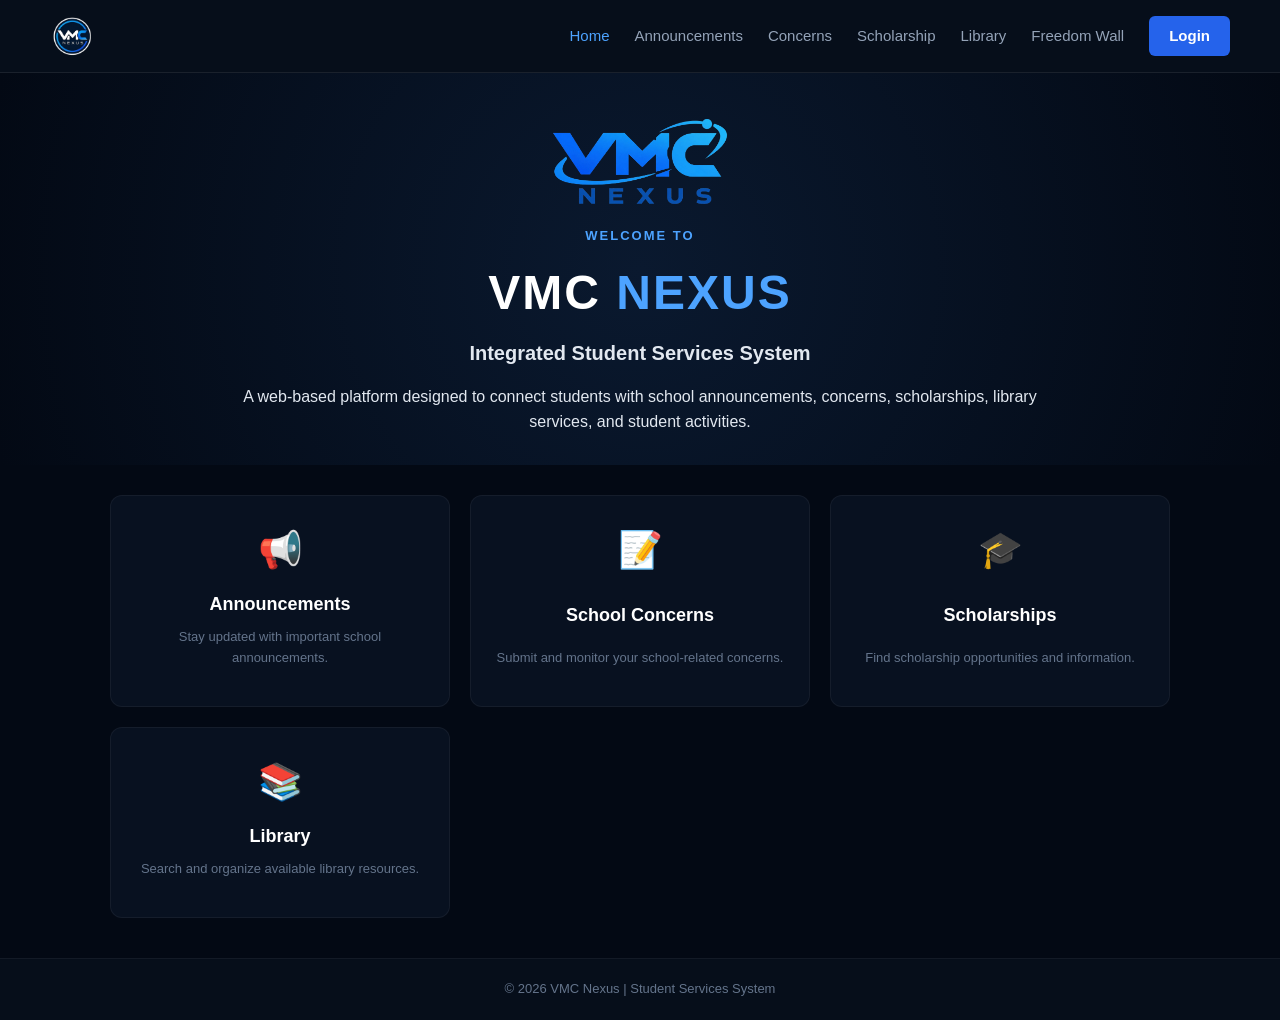
<file: index.html>
<!DOCTYPE html>
<html lang="en">
<head>
    <meta charset="UTF-8">
    <meta name="viewport" content="width=device-width, initial-scale=1.0">
    <title>VMC Nexus - Integrated Student Services System</title>
    <link rel="stylesheet" href="css/style.css">
</head>

<body>

<header class="navbar">
    <a href="index.html" class="navbar-logo">
        <img src="./image/navi-barlogo1.jpg" alt="VMC Nexus Navbar Logo">
    </a>

    <nav>
        <a href="index.html" class="active">Home</a>
        <a href="announcement.html">Announcements</a>
        <a href="concerns.html">Concerns</a>
        <a href="scholarship.html">Scholarship</a>
        <a href="library.html">Library</a>
        <a href="freedom.html">Freedom Wall</a>
        <a href="login.html" class="login-btn">Login</a>
    </nav>
</header>

<section class="hero">
    <div class="hero-content">
        <img src="./image/hero-logo1.png" alt="VMC Nexus Hero Logo" class="home-logo">
        <p class="small-title">WELCOME TO</p>

        <h1>VMC <span>NEXUS</span></h1>

        <h2>Integrated Student Services System</h2>

        <p>
            A web-based platform designed to connect students with school announcements,
            concerns, scholarships, library services, and student activities.
        </p>
    </div>
</section>

<section class="features">
    <a href="announcement.html" style="text-decoration:none;">
        <div class="feature-card">
            <div class="icon">📢</div>
            <h3>Announcements</h3>
            <p>Stay updated with important school announcements.</p>
        </div>
    </a>
    <a href="concerns.html" style="text-decoration:none;">
        <div class="feature-card">
            <div class="icon">📝</div>
            <h3>School Concerns</h3>
            <p>Submit and monitor your school-related concerns.</p>
        </div>
    </a>
    <a href="scholarship.html" style="text-decoration:none;">
        <div class="feature-card">
            <div class="icon">🎓</div>
            <h3>Scholarships</h3>
            <p>Find scholarship opportunities and information.</p>
        </div>
    </a>
    <a href="library.html" style="text-decoration:none;">
        <div class="feature-card">
            <div class="icon">📚</div>
            <h3>Library</h3>
            <p>Search and organize available library resources.</p>
        </div>
    </a>
</section>

<footer>
    <p>© 2026 VMC Nexus | Student Services System</p>
</footer>

<script src="js/script.js"></script>

</body>
</html>
</file>
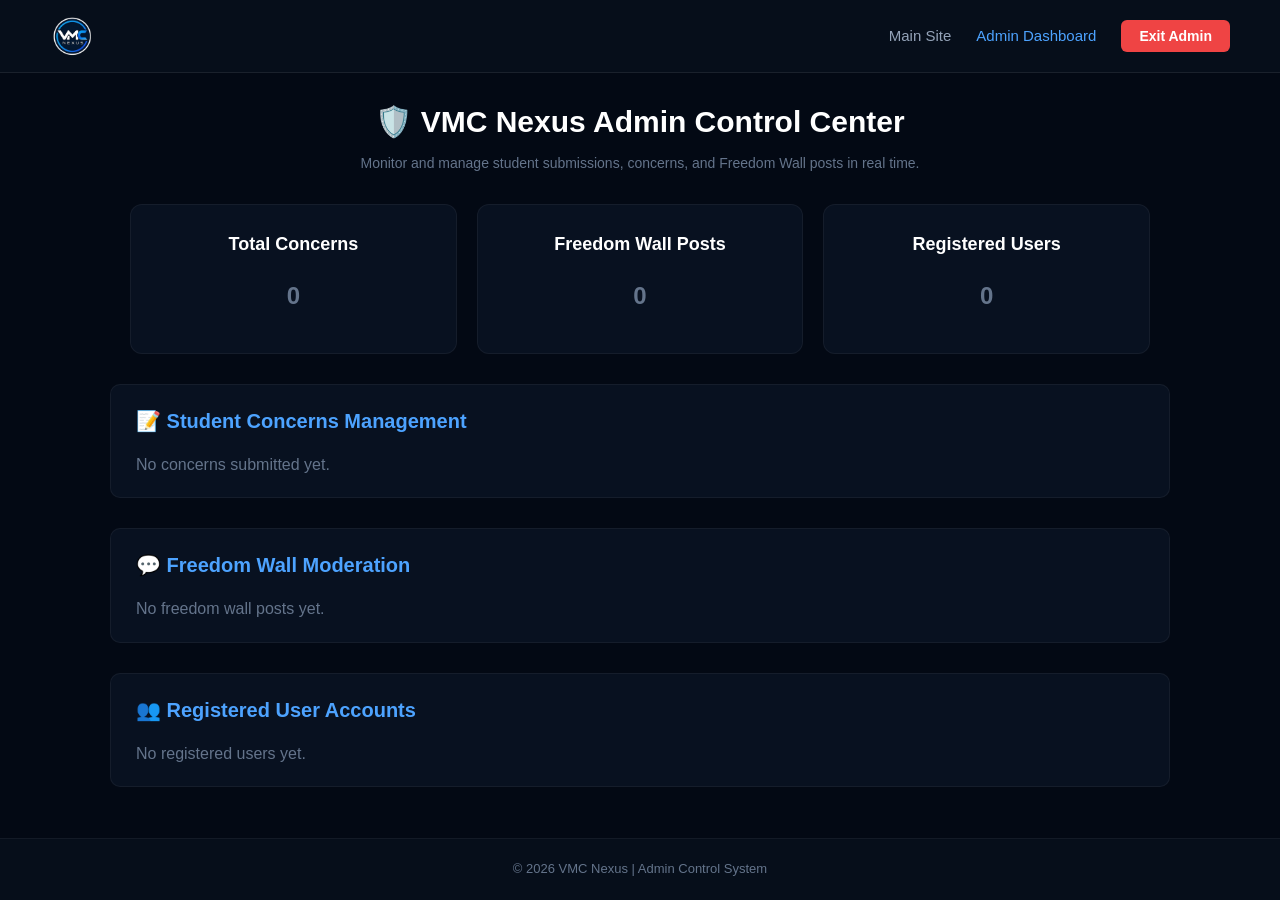
<file: admin.html>
<!DOCTYPE html>
<html lang="en">
<head>
    <meta charset="UTF-8">
    <meta name="viewport" content="width=device-width, initial-scale=1.0">
    <title>Admin Dashboard - VMC Nexus</title>
    <link rel="stylesheet" href="css/style.css">
</head>
<body>

<header class="navbar">
    <a href="index.html" class="navbar-logo">
        <img src="./image/navi-barlogo1.jpg" alt="VMC Nexus Navbar Logo">
    </a>
    <nav>
        <a href="index.html">Main Site</a>
        <a href="admin.html" class="active">Admin Dashboard</a>
        <button onclick="adminLogout()" class="logout-btn">Exit Admin</button>
    </nav>
</header>

<main class="page-container" style="max-width: 1100px;">
    <div class="page-header">
        <h1>🛡️ VMC Nexus Admin Control Center</h1>
        <p>Monitor and manage student submissions, concerns, and Freedom Wall posts in real time.</p>
    </div>

    <!-- Live Statistics Overview -->
    <div class="features" style="margin-bottom: 30px;">
        <div class="feature-card">
            <h3>Total Concerns</h3>
            <p id="statConcerns" style="font-size: 24px; color: #4da3ff; font-weight: bold; margin-top: 10px;">0</p>
        </div>
        <div class="feature-card">
            <h3>Freedom Wall Posts</h3>
            <p id="statPosts" style="font-size: 24px; color: #4da3ff; font-weight: bold; margin-top: 10px;">0</p>
        </div>
        <div class="feature-card">
            <h3>Registered Users</h3>
            <p id="statUsers" style="font-size: 24px; color: #4da3ff; font-weight: bold; margin-top: 10px;">0</p>
        </div>
    </div>

    <!-- Section: Student Concerns Management -->
    <div class="form-card" style="margin-bottom: 30px;">
        <h2 style="color: #4da3ff; margin-bottom: 15px; font-size: 20px;">📝 Student Concerns Management</h2>
        <div id="adminConcernList">
            <!-- Dynamically populated -->
        </div>
    </div>

    <!-- Section: Freedom Wall Moderation -->
    <div class="form-card" style="margin-bottom: 30px;">
        <h2 style="color: #4da3ff; margin-bottom: 15px; font-size: 20px;">💬 Freedom Wall Moderation</h2>
        <div id="adminWallList">
            <!-- Dynamically populated -->
        </div>
    </div>

    <!-- Section: Registered User Accounts -->
    <div class="form-card">
        <h2 style="color: #4da3ff; margin-bottom: 15px; font-size: 20px;">👥 Registered User Accounts</h2>
        <div id="adminUserList">
            <!-- Dynamically populated -->
        </div>
    </div>
</main>

<footer>
    <p>© 2026 VMC Nexus | Admin Control System</p>
</footer>

<script>
    // Load admin data on page startup
    document.addEventListener("DOMContentLoaded", function () {
        loadAdminData();
    });

    function loadAdminData() {
        // 1. Load Concerns
        let concerns = JSON.parse(localStorage.getItem("concerns")) || [];
        document.getElementById("statConcerns").innerText = concerns.length;
        const concernContainer = document.getElementById("adminConcernList");
        
        if (concerns.length === 0) {
            concernContainer.innerHTML = "<p style='color: #64748b;'>No concerns submitted yet.</p>";
        } else {
            concernContainer.innerHTML = "";
            concerns.forEach((c, index) => {
                const div = document.createElement("div");
                div.style.cssText = "background: #030914; border: 1px solid #1e293b; padding: 15px; border-radius: 8px; margin-bottom: 15px;";
                
                let statusColor = "#f39c12"; // Pending
                if (c.status === "In Progress") statusColor = "#3498db";
                if (c.status === "Resolved") statusColor = "#2ecc71";

                div.innerHTML = `
                    <h3 style="color: #4da3ff; margin-bottom: 5px; font-size: 16px;">${escapeHtml(c.subject)}</h3>
                    <p><strong>Student:</strong> ${escapeHtml(c.name)} | <strong>Category:</strong> ${escapeHtml(c.category)}</p>
                    <p style="margin: 8px 0; color: #cbd5e1;">${escapeHtml(c.message)}</p>
                    <p><strong>Status:</strong> <span style="color: ${statusColor}; font-weight: 600;">${escapeHtml(c.status)}</span> | <small style="color: #64748b;">${escapeHtml(c.date)}</small></p>
                    <div style="margin-top: 12px; display: flex; gap: 10px; flex-wrap: wrap;">
                        <button onclick="updateConcernStatus(${index}, 'In Progress')" style="background: #2563eb; color: white; border: none; padding: 6px 12px; border-radius: 4px; cursor: pointer; font-size: 12px;">Set In Progress</button>
                        <button onclick="updateConcernStatus(${index}, 'Resolved')" style="background: #16a34a; color: white; border: none; padding: 6px 12px; border-radius: 4px; cursor: pointer; font-size: 12px;">Mark Resolved</button>
                        <button onclick="deleteConcern(${index})" style="background: #dc2626; color: white; border: none; padding: 6px 12px; border-radius: 4px; cursor: pointer; font-size: 12px; margin-left: auto;">Delete</button>
                    </div>
                `;
                concernContainer.appendChild(div);
            });
        }

        // 2. Load Freedom Wall Posts
        let posts = JSON.parse(localStorage.getItem("wallPosts")) || [];
        document.getElementById("statPosts").innerText = posts.length;
        const wallContainer = document.getElementById("adminWallList");
        
        if (posts.length === 0) {
            wallContainer.innerHTML = "<p style='color: #64748b;'>No freedom wall posts yet.</p>";
        } else {
            wallContainer.innerHTML = "";
            posts.forEach((p, index) => {
                const div = document.createElement("div");
                div.style.cssText = "background: #030914; border: 1px solid #1e293b; padding: 15px; border-radius: 8px; margin-bottom: 15px;";
                div.innerHTML = `
                    <h3 style="color: #e2e8f0; margin-bottom: 5px; font-size: 15px;">${escapeHtml(p.name)}</h3>
                    <p style="margin: 8px 0; color: #cbd5e1;">${escapeHtml(p.message)}</p>
                    <small style="color: #64748b;">${escapeHtml(p.date)}</small>
                    <div style="margin-top: 10px;">
                        <button onclick="deletePost(${index})" style="background: #dc2626; color: white; border: none; padding: 6px 12px; border-radius: 4px; cursor: pointer; font-size: 12px;">Remove Post</button>
                    </div>
                `;
                wallContainer.appendChild(div);
            });
        }

        // 3. Load Registered Users
        let users = JSON.parse(localStorage.getItem("vmcRegisteredUsers")) || [];
        document.getElementById("statUsers").innerText = users.length;
        const userContainer = document.getElementById("adminUserList");
        
        if (users.length === 0) {
            userContainer.innerHTML = "<p style='color: #64748b;'>No registered users yet.</p>";
        } else {
            userContainer.innerHTML = "";
            users.forEach((u) => {
                const div = document.createElement("div");
                div.style.cssText = "background: #030914; border: 1px solid #1e293b; padding: 10px 15px; border-radius: 6px; margin-bottom: 8px; display: flex; justify-content: space-between; align-items: center;";
                div.innerHTML = `
                    <span style="color: #e2e8f0; font-size: 14px;"><strong>${escapeHtml(u.name)}</strong></span>
                    <span style="color: #64748b; font-size: 13px;">${escapeHtml(u.email)}</span>
                `;
                userContainer.appendChild(div);
            });
        }
    }

    // Status Modifier
    function updateConcernStatus(index, newStatus) {
        let concerns = JSON.parse(localStorage.getItem("concerns")) || [];
        if (concerns[index]) {
            concerns[index].status = newStatus;
            localStorage.setItem("concerns", JSON.stringify(concerns));
            loadAdminData();
        }
    }

    // Deletion Handlers
    function deleteConcern(index) {
        if (confirm("Are you sure you want to delete this concern?")) {
            let concerns = JSON.parse(localStorage.getItem("concerns")) || [];
            concerns.splice(index, 1);
            localStorage.setItem("concerns", JSON.stringify(concerns));
            loadAdminData();
        }
    }

    function deletePost(index) {
        if (confirm("Are you sure you want to remove this Freedom Wall post?")) {
            let posts = JSON.parse(localStorage.getItem("wallPosts")) || [];
            posts.splice(index, 1);
            localStorage.setItem("wallPosts", JSON.stringify(posts));
            loadAdminData();
        }
    }

    function adminLogout() {
        window.location.href = "index.html";
    }

    // HTML Sanitizer Helper
    function escapeHtml(text) {
        if (!text) return "";
        return text.replace(/&/g, "&amp;").replace(/</g, "&lt;").replace(/>/g, "&gt;").replace(/"/g, "&quot;").replace(/'/g, '&#039;');
    }
</script>

</body>
</html>
</file>
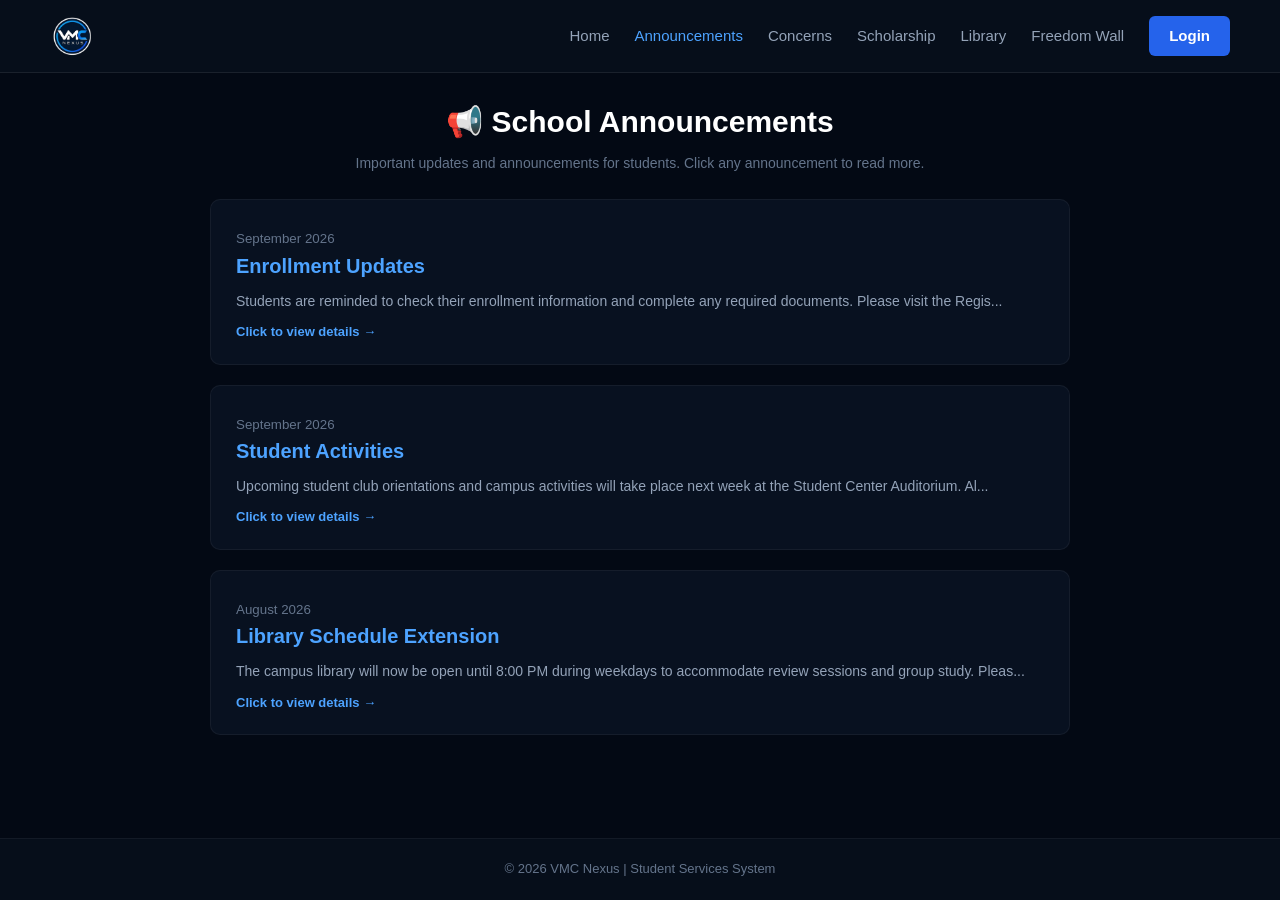
<file: announcement.html>
<!DOCTYPE html>
<html lang="en">
<head>
    <meta charset="UTF-8">
    <meta name="viewport" content="width=device-width, initial-scale=1.0">
    <title>Announcements - VMC Nexus</title>
    <link rel="stylesheet" href="css/style.css">
</head>
<body>

<header class="navbar">
    <a href="index.html" class="navbar-logo">
        <img src="./image/navi-barlogo1.jpg" alt="VMC Nexus Navbar Logo">
    </a>
    <nav>
        <a href="index.html">Home</a>
        <a href="announcement.html" class="active">Announcements</a>
        <a href="concerns.html">Concerns</a>
        <a href="scholarship.html">Scholarship</a>
        <a href="library.html">Library</a>
        <a href="freedom.html">Freedom Wall</a>
        <a href="login.html" class="login-btn">Login</a>
    </nav>
</header>

<main class="page-container">
    <div class="page-header">
        <h1>📢 School Announcements</h1>
        <p>Important updates and announcements for students. Click any announcement to read more.</p>
    </div>

    <!-- Announcement Cards Container -->
    <div id="announcementList">
        <!-- Dynamically populated via js/script.js -->
    </div>
</main>

<!-- Modal Popup for Full Announcement Details -->
<div id="announcementModal" style="display: none; position: fixed; top: 0; left: 0; width: 100%; height: 100%; background: rgba(3, 9, 20, 0.85); z-index: 2000; justify-content: center; align-items: center; padding: 20px;">
    <div style="background: #081120; border: 1px solid rgba(77, 163, 255, 0.3); border-radius: 12px; padding: 30px; max-width: 550px; width: 100%; box-shadow: 0 15px 35px rgba(0,0,0,0.5);">
        <small id="modalDate" style="color: #64748b; display: block; margin-bottom: 5px;"></small>
        <h2 id="modalTitle" style="color: #4da3ff; margin-bottom: 15px; font-size: 22px;"></h2>
        <p id="modalBody" style="color: #cbd5e1; font-size: 14px; line-height: 1.6; margin-bottom: 25px;"></p>
        <button onclick="closeAnnouncementModal()" style="background: #2563eb; color: white; border: none; padding: 10px 20px; border-radius: 6px; font-weight: 600; cursor: pointer; width: 100%;">Close</button>
    </div>
</div>

<footer>
    <p>© 2026 VMC Nexus | Student Services System</p>
</footer>

<script src="js/script.js"></script>
</body>
</html>
</file>
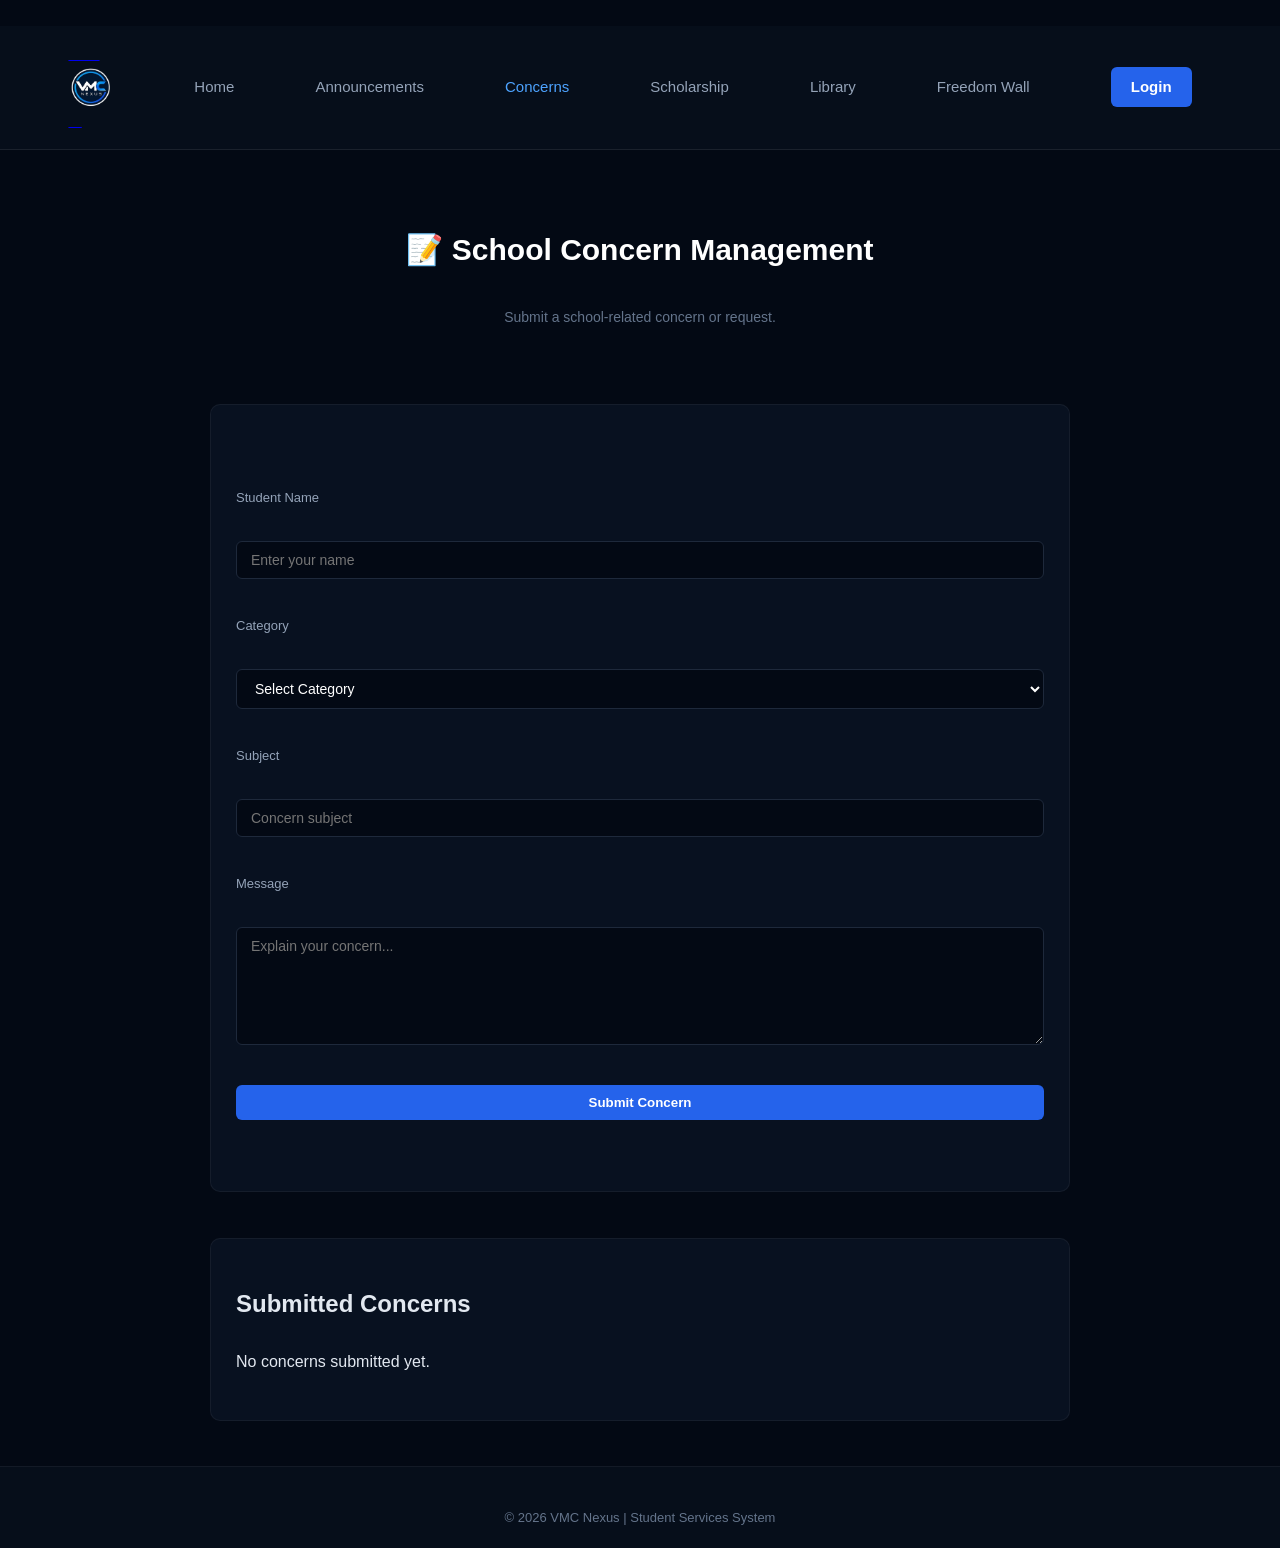
<file: concerns.html>
<!DOCTYPE html>
<html lang="en">
<head>
    <meta charset="UTF-8">
    <meta name="viewport" content="width=device-width, initial-scale=1.0">
    <title>School Concerns - VMC Nexus</title>
    <link rel="stylesheet" href="css/style.css">
</head>
<body>

<header class="navbar">
    <a href="index.html" class="navbar-logo">
        <img src="./image/navi-barlogo1.jpg" alt="VMC Nexus Navbar Logo">
    </a>
    <nav>
        <a href="index.html">Home</a>
        <a href="announcement.html">Announcements</a>
        <a href="concerns.html" class="active">Concerns</a>
        <a href="scholarship.html">Scholarship</a>
        <a href="library.html">Library</a>
        <a href="freedom.html">Freedom Wall</a>
        <a href="login.html" class="login-btn">Login</a>
    </nav>
</header>

<main class="page-container">
    <div class="page-header">
        <h1>📝 School Concern Management</h1>
        <p>Submit a school-related concern or request.</p>
    </div>

    <div class="form-card">
        <form onsubmit="return submitConcern(event)">
            <label>Student Name</label>
            <input type="text" id="studentName" placeholder="Enter your name" required>

            <label>Category</label>
            <select id="category" required>
                <option value="">Select Category</option>
                <option>Academic</option>
                <option>Library</option>
                <option>Facilities</option>
                <option>Student Services</option>
                <option>Teacher Concern</option>
                <option>Other</option>
            </select>

            <label>Subject</label>
            <input type="text" id="concernSubject" placeholder="Concern subject" required>

            <label>Message</label>
            <textarea id="concernMessage" rows="6" placeholder="Explain your concern..." required></textarea>

            <button type="submit" class="main-btn">Submit Concern</button>
        </form>
    </div>

    <div class="form-card">
        <h2>Submitted Concerns</h2>
        <div id="concernList"></div>
    </div>
</main>

<footer>
    <p>© 2026 VMC Nexus | Student Services System</p>
</footer>

<script src="js/script.js"></script>
</body>
</html>
</file>
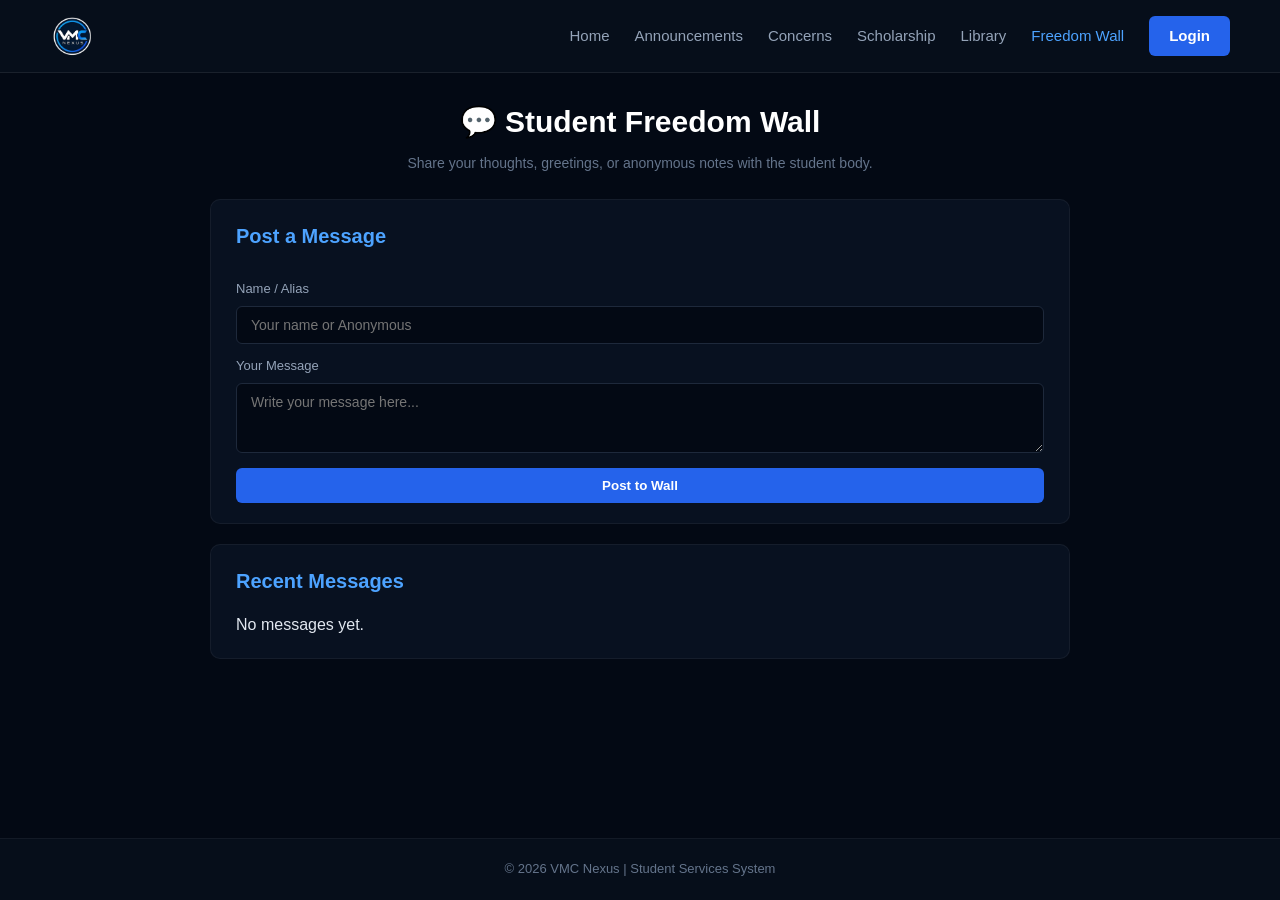
<file: freedom.html>
<!DOCTYPE html>
<html lang="en">
<head>
    <meta charset="UTF-8">
    <meta name="viewport" content="width=device-width, initial-scale=1.0">
    <title>Freedom Wall - VMC Nexus</title>
    <link rel="stylesheet" href="css/style.css">
</head>
<body>

<header class="navbar">
    <a href="index.html" class="navbar-logo">
        <img src="./image/navi-barlogo1.jpg" alt="VMC Nexus Navbar Logo">
    </a>
    <nav>
        <a href="index.html">Home</a>
        <a href="announcement.html">Announcements</a>
        <a href="concerns.html">Concerns</a>
        <a href="scholarship.html">Scholarship</a>
        <a href="library.html">Library</a>
        <a href="freedom.html" class="active">Freedom Wall</a>
        <a href="login.html" class="login-btn">Login</a>
    </nav>
</header>

<main class="page-container">
    <div class="page-header">
        <h1>💬 Student Freedom Wall</h1>
        <p>Share your thoughts, greetings, or anonymous notes with the student body.</p>
    </div>

    <div class="form-card">
        <h2 style="color: #4da3ff; margin-bottom: 15px; font-size: 20px;">Post a Message</h2>
        <form onsubmit="return postMessage(event)">
            <label for="wallName">Name / Alias</label>
            <input type="text" id="wallName" placeholder="Your name or Anonymous" required>

            <label for="wallMessage">Your Message</label>
            <textarea id="wallMessage" rows="3" placeholder="Write your message here..." required></textarea>

            <button type="submit" class="main-btn">Post to Wall</button>
        </form>
    </div>

    <div class="form-card">
        <h2 style="color: #4da3ff; margin-bottom: 15px; font-size: 20px;">Recent Messages</h2>
        <div id="wallPosts">
            <!-- Dynamically populated via script.js -->
        </div>
    </div>
</main>

<footer>
    <p>© 2026 VMC Nexus | Student Services System</p>
</footer>

<script src="js/script.js"></script>
</body>
</html>
</file>
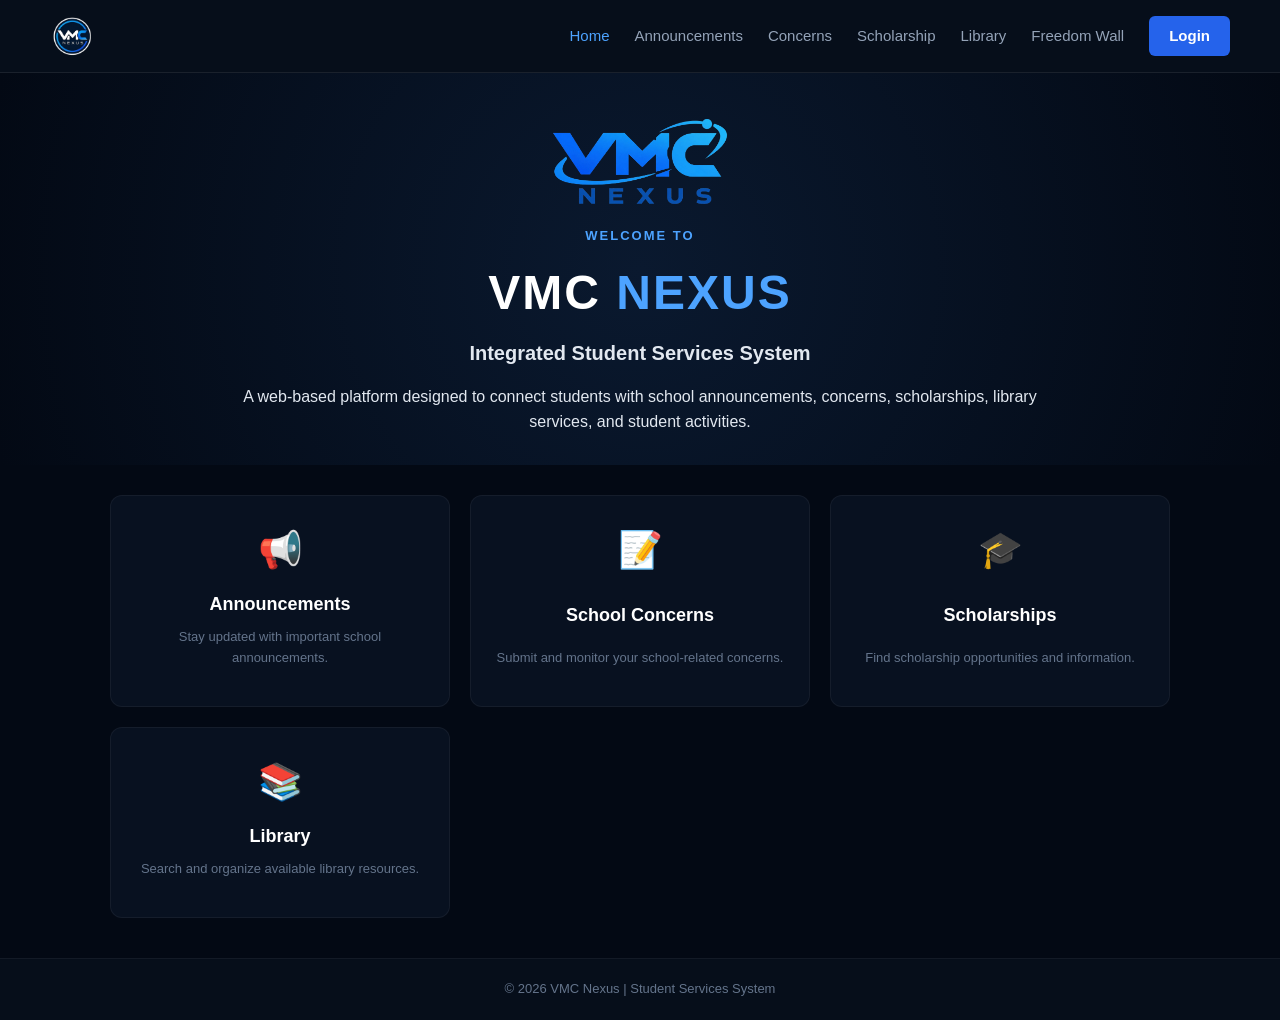
<file: home.html>
<!DOCTYPE html>
<html lang="en">
<head>
    <meta charset="UTF-8">
    <meta name="viewport" content="width=device-width, initial-scale=1.0">
    <title>VMC Nexus - Integrated Student Services System</title>
    <link rel="stylesheet" href="./css/style.css">
</head>

<body>

<header class="navbar">
    <a href="home.html" class="navbar-logo">
        <img src="./image/navi-barlogo1.jpg" alt="VMC Nexus Navbar Logo">
    </a>

    <nav>
        <a href="home.html" class="active">Home</a>
        <a href="announcement.html">Announcements</a>
        <a href="concerns.html">Concerns</a>
        <a href="scholarship.html">Scholarship</a>
        <a href="library.html">Library</a>
        <a href="freedom.html">Freedom Wall</a>
        <a href="index.html" class="login-btn">Login</a>
    </nav>
</header>

<section class="hero">
    <div class="hero-content">
        <img src="./image/hero-logo1.png" alt="VMC Nexus Hero Logo" class="home-logo">
        <p class="small-title">WELCOME TO</p>

        <h1>VMC <span>NEXUS</span></h1>

        <h2>Integrated Student Services System</h2>

        <p>
            A web-based platform designed to connect students with school announcements,
            concerns, scholarships, library services, and student activities.
        </p>
    </div>
</section>

<!-- CLICKABLE & HOVERABLE FEATURE CARDS -->
<section class="features">
    <a href="announcement.html" class="feature-card-link">
        <div class="feature-card">
            <div class="icon">📢</div>
            <h3>Announcements</h3>
            <p>Stay updated with important school announcements.</p>
        </div>
    </a>
    <a href="concerns.html" class="feature-card-link">
        <div class="feature-card">
            <div class="icon">📝</div>
            <h3>School Concerns</h3>
            <p>Submit and monitor your school-related concerns.</p>
        </div>
    </a>
    <a href="scholarship.html" class="feature-card-link">
        <div class="feature-card">
            <div class="icon">🎓</div>
            <h3>Scholarships</h3>
            <p>Find scholarship opportunities and information.</p>
        </div>
    </a>
    <a href="library.html" class="feature-card-link">
        <div class="feature-card">
            <div class="icon">📚</div>
            <h3>Library</h3>
            <p>Search and organize available library resources.</p>
        </div>
    </a>
</section>

<footer>
    <p>© 2026 VMC Nexus | Student Services System</p>
</footer>

<script src="./js/script.js"></script>

</body>
</html>
</file>
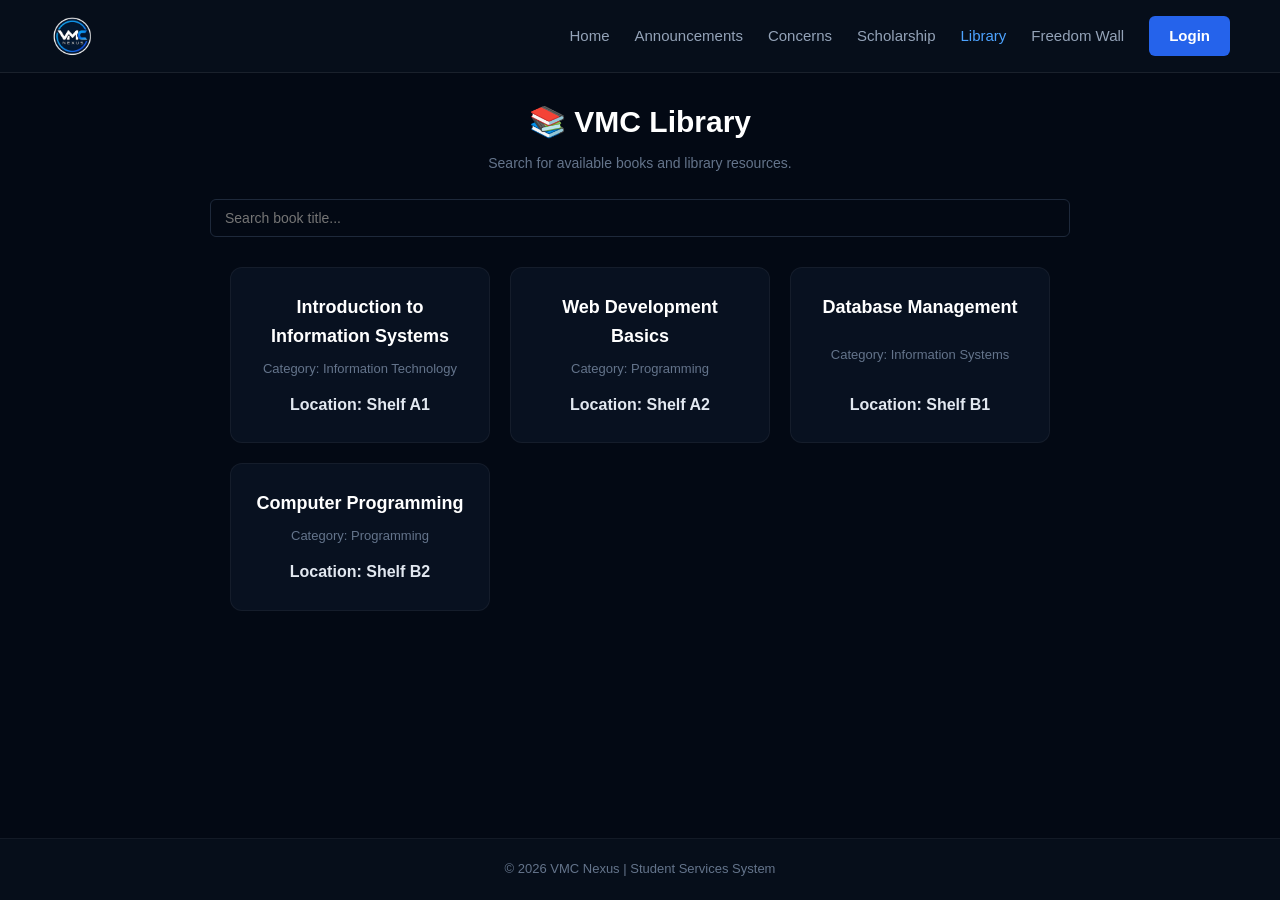
<file: library.html>
<!DOCTYPE html>
<html lang="en">
<head>
    <meta charset="UTF-8">
    <meta name="viewport" content="width=device-width, initial-scale=1.0">
    <title>Library - VMC Nexus</title>
    <link rel="stylesheet" href="css/style.css">
</head>
<body>

<header class="navbar">
    <a href="index.html" class="navbar-logo">
        <img src="./image/navi-barlogo1.jpg" alt="VMC Nexus Navbar Logo">
    </a>
    <nav>
        <a href="index.html">Home</a>
        <a href="announcement.html">Announcements</a>
        <a href="concerns.html">Concerns</a>
        <a href="scholarship.html">Scholarship</a>
        <a href="library.html" class="active">Library</a>
        <a href="freedom.html">Freedom Wall</a>
        <a href="login.html" class="login-btn">Login</a>
    </nav>
</header>

<main class="page-container">
    <div class="page-header">
        <h1>📚 VMC Library</h1>
        <p>Search for available books and library resources.</p>
    </div>

    <div class="search-box">
        <input type="text" id="bookSearch" placeholder="Search book title..." onkeyup="searchBooks()">
    </div>

    <div class="book-grid" id="bookList">
        <div class="book-card">
            <h3>Introduction to Information Systems</h3>
            <p>Category: Information Technology</p>
            <strong>Location: Shelf A1</strong>
        </div>

        <div class="book-card">
            <h3>Web Development Basics</h3>
            <p>Category: Programming</p>
            <strong>Location: Shelf A2</strong>
        </div>

        <div class="book-card">
            <h3>Database Management</h3>
            <p>Category: Information Systems</p>
            <strong>Location: Shelf B1</strong>
        </div>

        <div class="book-card">
            <h3>Computer Programming</h3>
            <p>Category: Programming</p>
            <strong>Location: Shelf B2</strong>
        </div>
    </div>
</main>

<footer>
    <p>© 2026 VMC Nexus | Student Services System</p>
</footer>

<script src="js/script.js"></script>
</body>
</html>
</file>
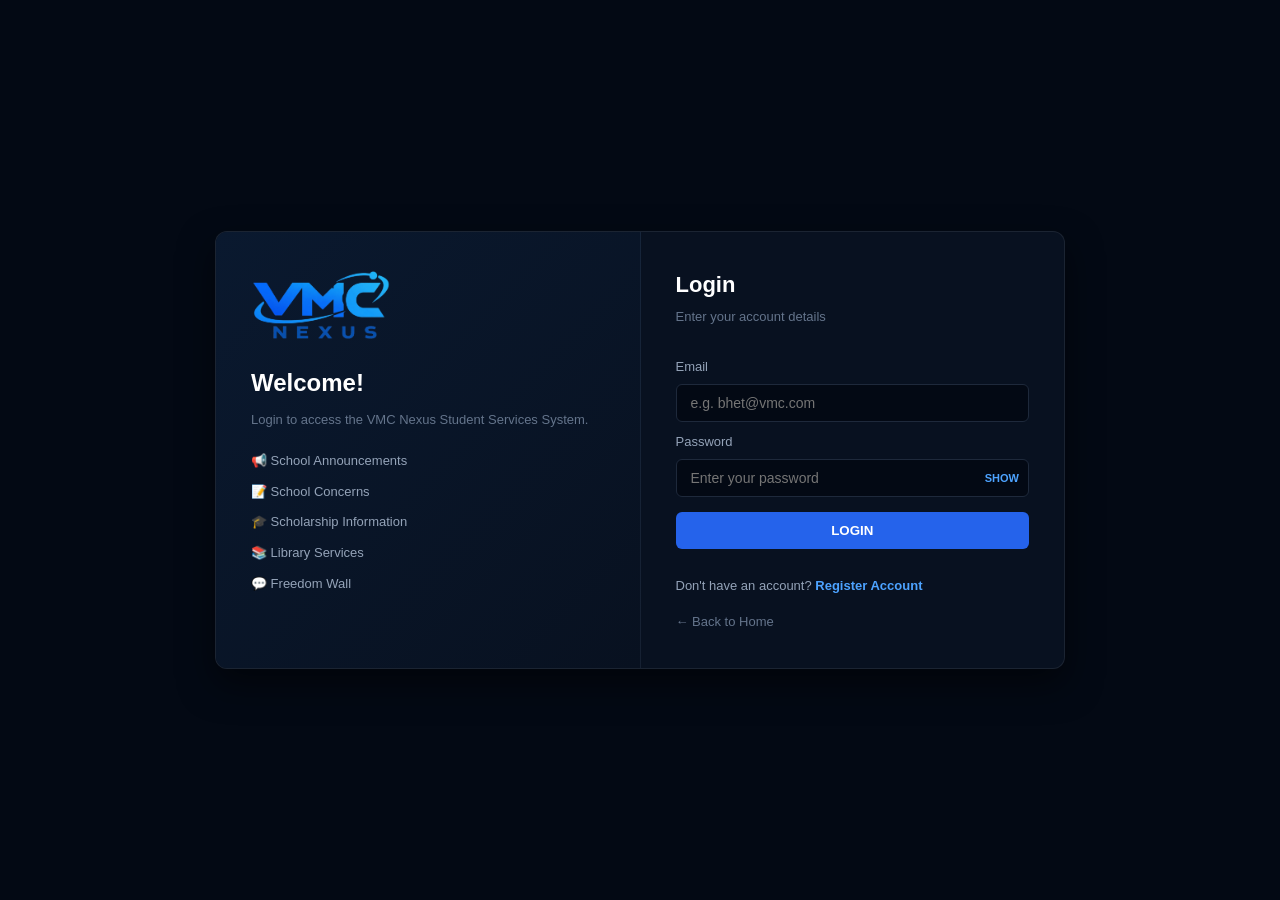
<file: login.html>
<!DOCTYPE html>
<html lang="en">
<head>
    <meta charset="UTF-8">
    <meta name="viewport" content="width=device-width, initial-scale=1.0">
    <title>Login - VMC Nexus</title>
    <link rel="stylesheet" href="css/style.css">
</head>

<body class="login-page">

<div class="login-container">
    <div class="login-left">
        <div class="navbar-logo" style="margin-bottom: 20px;">
            <a href="index.html">
                <img src="./image/hero-logo1.png" alt="VMC Nexus Logo" style="width: 140px; height: auto;">
            </a>
        </div>
        <h1>Welcome!</h1>
        <p>Login to access the VMC Nexus Student Services System.</p>
        <ul>
            <li>📢 School Announcements</li>
            <li>📝 School Concerns</li>
            <li>🎓 Scholarship Information</li>
            <li>📚 Library Services</li>
            <li>💬 Freedom Wall</li>
        </ul>
    </div>

    <div class="login-box">
        <h2>Login</h2>
        <p class="login-subtitle">Enter your account details</p>

        <form onsubmit="return login(event)">
            <label for="email">Email</label>
            <input type="email" id="email" placeholder="e.g. bhet@vmc.com" required>

            <label for="password">Password</label>
            <div class="password-box">
                <input type="password" id="password" placeholder="Enter your password" required>
                <button type="button" onclick="showPassword()" id="showButton">SHOW</button>
            </div>

            <button type="submit" class="login-button">LOGIN</button>
        </form>

        <p id="login-message" style="margin-top: 12px; font-size: 13px; font-weight: bold;"></p>

        <p style="margin-top: 15px; font-size: 13px; color: #94a3b8;">
            Don't have an account? 
            <a href="register.html" style="color: #4da3ff; text-decoration: none; font-weight: bold;">Register Account</a>
        </p>

        <a href="index.html" class="back-link">← Back to Home</a>
    </div>
</div>

<script src="js/script.js"></script>
</body>
</html>
</file>
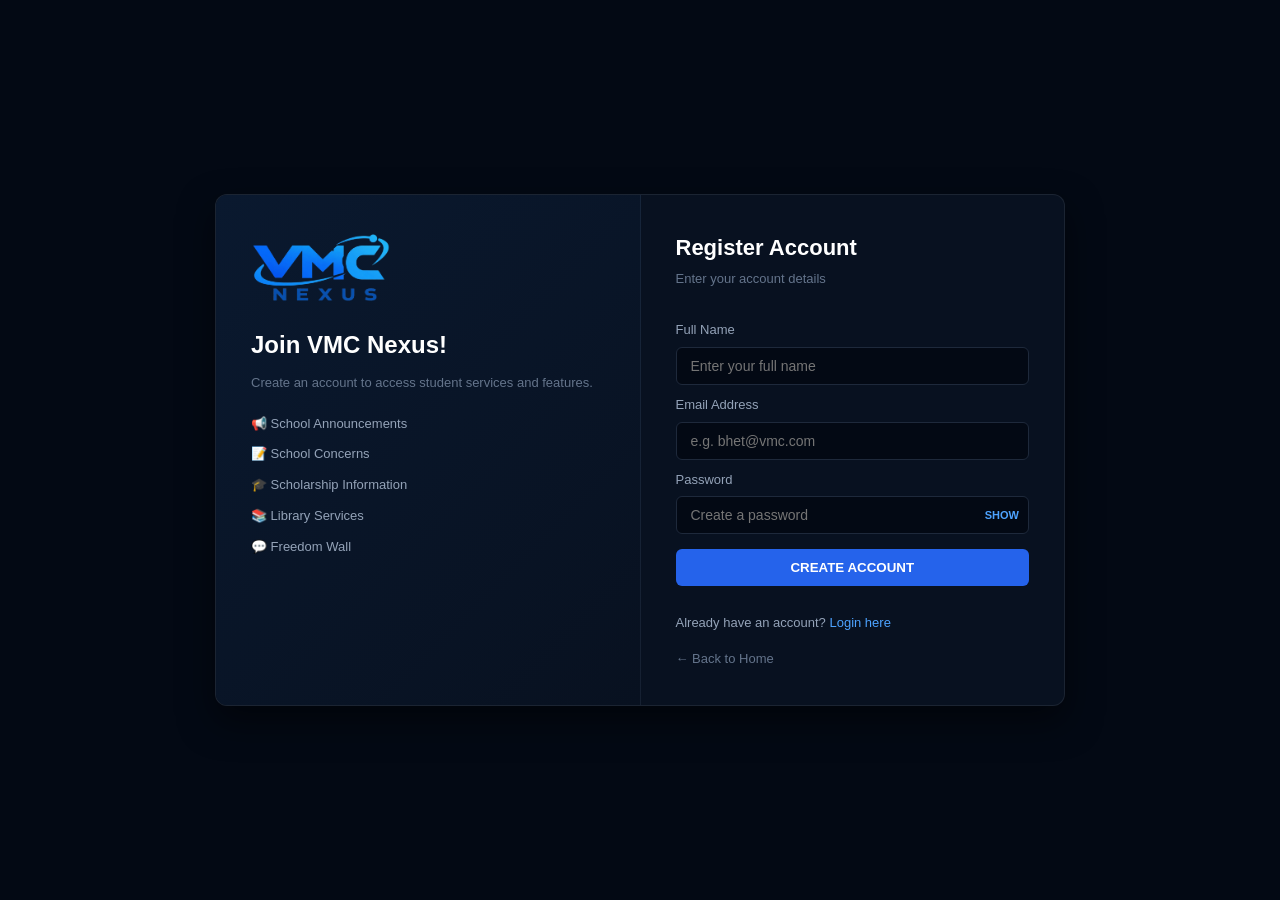
<file: register.html>
<!DOCTYPE html>
<html lang="en">
<head>
    <meta charset="UTF-8">
    <meta name="viewport" content="width=device-width, initial-scale=1.0">
    <title>Register Account - VMC Nexus</title>
    <link rel="stylesheet" href="css/style.css">
</head>

<body class="login-page">

<div class="login-container">
    <div class="login-left">
        <div class="navbar-logo" style="margin-bottom: 20px;">
            <a href="index.html">
                <img src="./image/hero-logo1.png" alt="VMC Nexus Logo" style="width: 140px; height: auto;">
            </a>
        </div>
        <h1>Join VMC Nexus!</h1>
        <p>Create an account to access student services and features.</p>
        <ul>
            <li>📢 School Announcements</li>
            <li>📝 School Concerns</li>
            <li>🎓 Scholarship Information</li>
            <li>📚 Library Services</li>
            <li>💬 Freedom Wall</li>
        </ul>
    </div>

    <div class="login-box">
        <h2>Register Account</h2>
        <p class="login-subtitle">Enter your account details</p>

        <form onsubmit="return register(event)">
            <label for="regName">Full Name</label>
            <input type="text" id="regName" placeholder="Enter your full name" required>

            <label for="regEmail">Email Address</label>
            <input type="email" id="regEmail" placeholder="e.g. bhet@vmc.com" required>

            <label for="regPassword">Password</label>
            <div class="password-box">
                <input type="password" id="regPassword" placeholder="Create a password" required>
                <button type="button" onclick="showRegPassword()" id="regShowButton">SHOW</button>
            </div>

            <button type="submit" class="login-button">CREATE ACCOUNT</button>
        </form>

        <p id="register-message" style="margin-top: 12px; font-size: 13px; font-weight: bold;"></p>

        <p style="margin-top: 15px; font-size: 13px; color: #94a3b8;">
            Already have an account? 
            <a href="login.html" style="color: #4da3ff; text-decoration: none;">Login here</a>
        </p>

        <a href="index.html" class="back-link">← Back to Home</a>
    </div>
</div>

<script src="js/script.js"></script>
</body>
</html>
</file>
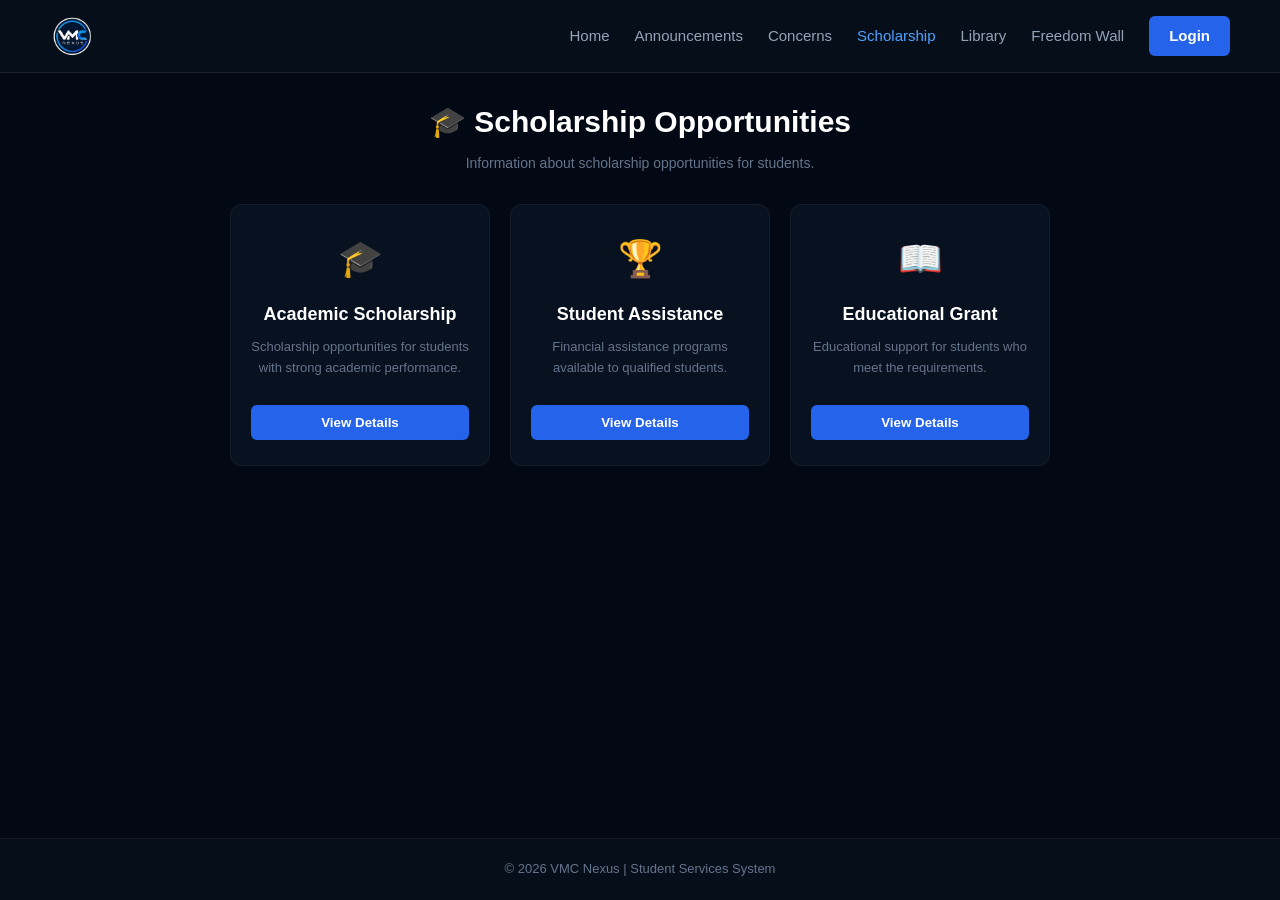
<file: scholarship.html>
<!DOCTYPE html>
<html lang="en">
<head>
    <meta charset="UTF-8">
    <meta name="viewport" content="width=device-width, initial-scale=1.0">
    <title>Scholarship - VMC Nexus</title>
    <link rel="stylesheet" href="css/style.css">
</head>
<body>

<header class="navbar">
    <a href="index.html" class="navbar-logo">
        <img src="./image/navi-barlogo1.jpg" alt="VMC Nexus Navbar Logo">
    </a>
    <nav>
        <a href="index.html">Home</a>
        <a href="announcement.html">Announcements</a>
        <a href="concerns.html">Concerns</a>
        <a href="scholarship.html" class="active">Scholarship</a>
        <a href="library.html">Library</a>
        <a href="freedom.html">Freedom Wall</a>
        <a href="login.html" class="login-btn">Login</a>
    </nav>
</header>

<main class="page-container">
    <div class="page-header">
        <h1>🎓 Scholarship Opportunities</h1>
        <p>Information about scholarship opportunities for students.</p>
    </div>

    <div class="service-grid">
        <div class="service-card">
            <div class="card-content">
                <span>🎓</span>
                <h3>Academic Scholarship</h3>
                <p>Scholarship opportunities for students with strong academic performance.</p>
            </div>
            <button class="main-btn" onclick="showScholarship('Academic Scholarship')">View Details</button>
        </div>

        <div class="service-card">
            <div class="card-content">
                <span>🏆</span>
                <h3>Student Assistance</h3>
                <p>Financial assistance programs available to qualified students.</p>
            </div>
            <button class="main-btn" onclick="showScholarship('Student Assistance')">View Details</button>
        </div>

        <div class="service-card">
            <div class="card-content">
                <span>📖</span>
                <h3>Educational Grant</h3>
                <p>Educational support for students who meet the requirements.</p>
            </div>
            <button class="main-btn" onclick="showScholarship('Educational Grant')">View Details</button>
        </div>
    </div>
</main>

<footer>
    <p>© 2026 VMC Nexus | Student Services System</p>
</footer>

<script src="js/script.js"></script>
</body>
</html>
</file>
<file: css/style.css>
/* ========================================
   VMC NEXUS MAIN STYLESHEET (FIXED & UNIFIED)
======================================== */

/* UNIVERSAL RESET & DEFAULT FONT FIX */
* {
    margin: 0;
    padding: 0;
    box-sizing: border-box;
    font-family: 'Segoe UI', Tahoma, Geneva, Verdana, sans-serif;
}

body {
    background-color: #030914;
    color: #e2e8f0;
    line-height: 1.6;
    min-height: 100vh;
    display: flex;
    flex-direction: column;
}

/* NAVBAR ALIGNMENT & SPACING */
.navbar {
    display: flex;
    justify-content: space-between;
    align-items: center;
    padding: 15px 50px;
    background-color: #060e1a;
    border-bottom: 1px solid rgba(255, 255, 255, 0.08);
    position: sticky;
    top: 0;
    z-index: 1000;
    width: 100%;
}

.navbar-logo img {
    height: 42px;
    width: auto;
    display: block;
}

.navbar nav {
    display: flex;
    align-items: center;
    gap: 25px;
}

.navbar nav a {
    color: #94a3b8;
    text-decoration: none;
    font-size: 15px;
    font-weight: 500;
    white-space: nowrap;
    transition: color 0.3s ease;
}

.navbar nav a:hover,
.navbar nav a.active {
    color: #4da3ff;
}

.login-btn {
    background-color: #2563eb;
    color: #ffffff !important;
    padding: 8px 20px;
    border-radius: 6px;
    font-weight: 600 !important;
    text-decoration: none !important;
    transition: background-color 0.3s ease !important;
}

.login-btn:hover {
    background-color: #1d4ed8;
}

.logout-btn {
    background-color: #ef4444;
    color: #ffffff;
    border: none;
    padding: 8px 18px;
    border-radius: 6px;
    font-size: 14px;
    font-weight: 600;
    cursor: pointer;
    transition: background-color 0.3s ease;
}

.logout-btn:hover {
    background-color: #dc2626;
}

/* HERO SECTION */
.hero {
    padding: 40px 20px 30px;
    text-align: center;
    display: flex;
    justify-content: center;
    align-items: center;
    background: radial-gradient(circle at center, #0a192f 0%, #030914 100%);
}

.hero-content {
    max-width: 800px;
    margin: 0 auto;
    text-align: center;
    display: flex;
    flex-direction: column;
    align-items: center;
}

.home-logo {
    width: 180px;
    height: auto;
    margin: 0 auto 15px auto;
    display: block;
}

.small-title {
    color: #4da3ff;
    font-weight: 700;
    letter-spacing: 2px;
    font-size: 13px;
    margin-bottom: 8px;
    text-transform: uppercase;
}

.hero h1 {
    font-size: 48px;
    font-weight: 800;
    letter-spacing: 2px;
    margin-bottom: 5px;
    color: #ffffff;
}

.hero h1 span {
    color: #4da3ff;
}

.hero h2 {
    font-size: 20px;
    color: #e2e8f0;
    font-weight: 600;
    margin-bottom: 15px;
}

.hero-desc {
    max-width: 650px;
    margin: 0 auto;
    color: #64748b;
    font-size: 15px;
    line-height: 1.6;
}

/* GRIDS FOR FEATURES, SCHOLARSHIPS & LIBRARY (SIDE-BY-SIDE ALIGNMENT) */
.features, .service-grid, .book-grid {
    display: grid;
    grid-template-columns: repeat(auto-fit, minmax(260px, 1fr));
    gap: 20px;
    max-width: 1100px;
    margin: 30px auto 40px;
    padding: 0 20px;
    width: 100%;
    align-items: stretch;
}

.feature-card-link {
    text-decoration: none !important;
    color: inherit !important;
    display: block;
    height: 100%;
}

.feature-card, .service-card, .book-card {
    background: #081120;
    border: 1px solid rgba(255, 255, 255, 0.05);
    border-radius: 12px;
    padding: 25px 20px;
    text-align: center;
    height: 100%;
    display: flex;
    flex-direction: column;
    justify-content: space-between;
    transition: transform 0.3s ease, border-color 0.3s ease, box-shadow 0.3s ease;
}

.feature-card:hover, .service-card:hover, .book-card:hover {
    transform: translateY(-5px);
    border-color: rgba(77, 163, 255, 0.3);
    box-shadow: 0 10px 25px rgba(0, 0, 0, 0.3);
}

.feature-card .icon, .service-card span {
    font-size: 36px;
    margin-bottom: 12px;
    display: block;
}

.feature-card h3, .service-card h3, .book-card h3 {
    color: #ffffff !important;
    font-size: 18px;
    margin-bottom: 8px;
}

.feature-card p, .service-card p, .book-card p {
    color: #64748b !important;
    font-size: 13px;
    margin-bottom: 12px;
}

/* PAGE CONTAINER & HEADER REDUCED SPACING */
.page-container {
    max-width: 900px;
    margin: 25px auto;
    padding: 0 20px;
    flex: 1;
    width: 100%;
}

.page-header {
    text-align: center;
    margin-bottom: 25px;
}

.page-header h1 {
    font-size: 30px;
    color: #ffffff;
    margin-bottom: 6px;
}

.page-header p {
    color: #64748b;
    font-size: 14px;
}

/* FORMS & CARDS (CONCERNS, ANNOUNCEMENTS, FREEDOM WALL) */
.form-card, .announcement-card, .wall-post {
    background: #081120;
    border: 1px solid rgba(255, 255, 255, 0.05);
    border-radius: 10px;
    padding: 20px 25px;
    margin-bottom: 20px;
    width: 100%;
}

.announcement-card h2 {
    color: #4da3ff;
    font-size: 20px;
    margin-bottom: 8px;
}

.announcement-card p {
    color: #94a3b8;
    font-size: 14px;
}

.announcement-card small, .wall-post small {
    color: #64748b;
    display: block;
    margin-top: 8px;
}

.form-card form {
    display: flex;
    flex-direction: column;
}

.form-card label {
    display: block;
    font-size: 13px;
    color: #94a3b8;
    margin-bottom: 6px;
    margin-top: 12px;
}

.form-card input,
.form-card select,
.form-card textarea,
.search-box input {
    width: 100%;
    padding: 10px 14px;
    background: #030914;
    border: 1px solid #1e293b;
    border-radius: 6px;
    color: #ffffff;
    font-size: 14px;
    outline: none;
    transition: border-color 0.3s ease;
}

.form-card input:focus,
.form-card select:focus,
.form-card textarea:focus,
.search-box input:focus {
    border-color: #2563eb;
}

.search-box {
    margin-bottom: 20px;
}

.main-btn {
    background-color: #2563eb;
    color: #ffffff;
    border: none;
    padding: 10px 20px;
    border-radius: 6px;
    font-weight: 600;
    cursor: pointer;
    margin-top: 15px;
    width: 100%;
    transition: background-color 0.3s ease;
}

.main-btn:hover {
    background-color: #1d4ed8;
}

.wall-post {
    border-left: 4px solid #2563eb;
    word-break: break-word;
}

.wall-post h3 {
    color: #e2e8f0;
    font-size: 16px;
    margin-bottom: 6px;
}

.wall-post p {
    color: #94a3b8;
    font-size: 14px;
}

/* LOGIN & REGISTER UI FIX */
body.login-page {
    display: flex;
    align-items: center;
    justify-content: center;
    min-height: 100vh;
    background: #030914;
    padding: 20px;
    margin: 0;
}

.login-container {
    display: flex;
    width: 100%;
    max-width: 850px;
    background: #081120;
    border-radius: 12px;
    border: 1px solid rgba(255, 255, 255, 0.08);
    overflow: hidden;
    box-shadow: 0 15px 35px rgba(0, 0, 0, 0.5);
}

.login-left {
    flex: 1;
    padding: 35px;
    background: linear-gradient(135deg, #0a192f 0%, #081120 100%);
    border-right: 1px solid rgba(255, 255, 255, 0.05);
}

.login-left h1 {
    font-size: 24px;
    color: #ffffff;
    margin-bottom: 8px;
}

.login-left p {
    color: #64748b;
    margin-bottom: 20px;
    font-size: 13px;
}

.login-left ul {
    list-style: none;
    padding: 0;
}

.login-left ul li {
    margin-bottom: 10px;
    color: #94a3b8;
    font-size: 13px;
}

.login-box {
    flex: 1;
    padding: 35px;
    display: flex;
    flex-direction: column;
    justify-content: center;
}

.login-box h2 {
    font-size: 22px;
    color: #ffffff;
    margin-bottom: 4px;
}

.login-subtitle {
    color: #64748b;
    font-size: 13px;
    margin-bottom: 20px;
}

.login-box form {
    display: flex;
    flex-direction: column;
}

.login-box label {
    display: block;
    font-size: 13px;
    color: #94a3b8;
    margin-bottom: 6px;
    margin-top: 10px;
}

.login-box input {
    width: 100%;
    padding: 10px 14px;
    background: #030914;
    border: 1px solid #1e293b;
    border-radius: 6px;
    color: #ffffff;
    font-size: 14px;
    outline: none;
    transition: border-color 0.3s ease;
}

.login-box input:focus {
    border-color: #2563eb;
}

.password-box {
    position: relative;
    display: flex;
    align-items: center;
    width: 100%;
}

.password-box input {
    padding-right: 65px;
}

.password-box button {
    position: absolute;
    right: 10px;
    background: none;
    border: none;
    color: #4da3ff;
    font-size: 11px;
    font-weight: 700;
    cursor: pointer;
}

.login-button {
    background: #2563eb;
    color: #ffffff;
    border: none;
    padding: 11px;
    border-radius: 6px;
    font-weight: 700;
    width: 100%;
    margin-top: 15px;
    cursor: pointer;
    transition: background 0.3s ease;
}

.login-button:hover {
    background: #1d4ed8;
}

.back-link {
    display: inline-block;
    margin-top: 15px;
    color: #64748b;
    text-decoration: none;
    font-size: 13px;
}

.back-link:hover {
    color: #94a3b8;
}

/* FOOTER */
footer {
    text-align: center;
    padding: 20px;
    background-color: #060e1a;
    border-top: 1px solid rgba(255, 255, 255, 0.05);
    color: #64748b;
    font-size: 13px;
    margin-top: auto;
}

/* RESPONSIVE DESIGN */
@media (max-width: 768px) {
    .navbar {
        flex-direction: column;
        gap: 12px;
        padding: 15px 20px;
    }

    .navbar nav {
        flex-wrap: wrap;
        justify-content: center;
        gap: 12px;
    }

    .login-container {
        flex-direction: column;
    }

    .login-left {
        border-right: none;
        border-bottom: 1px solid rgba(255, 255, 255, 0.05);
    }
}
</file>
